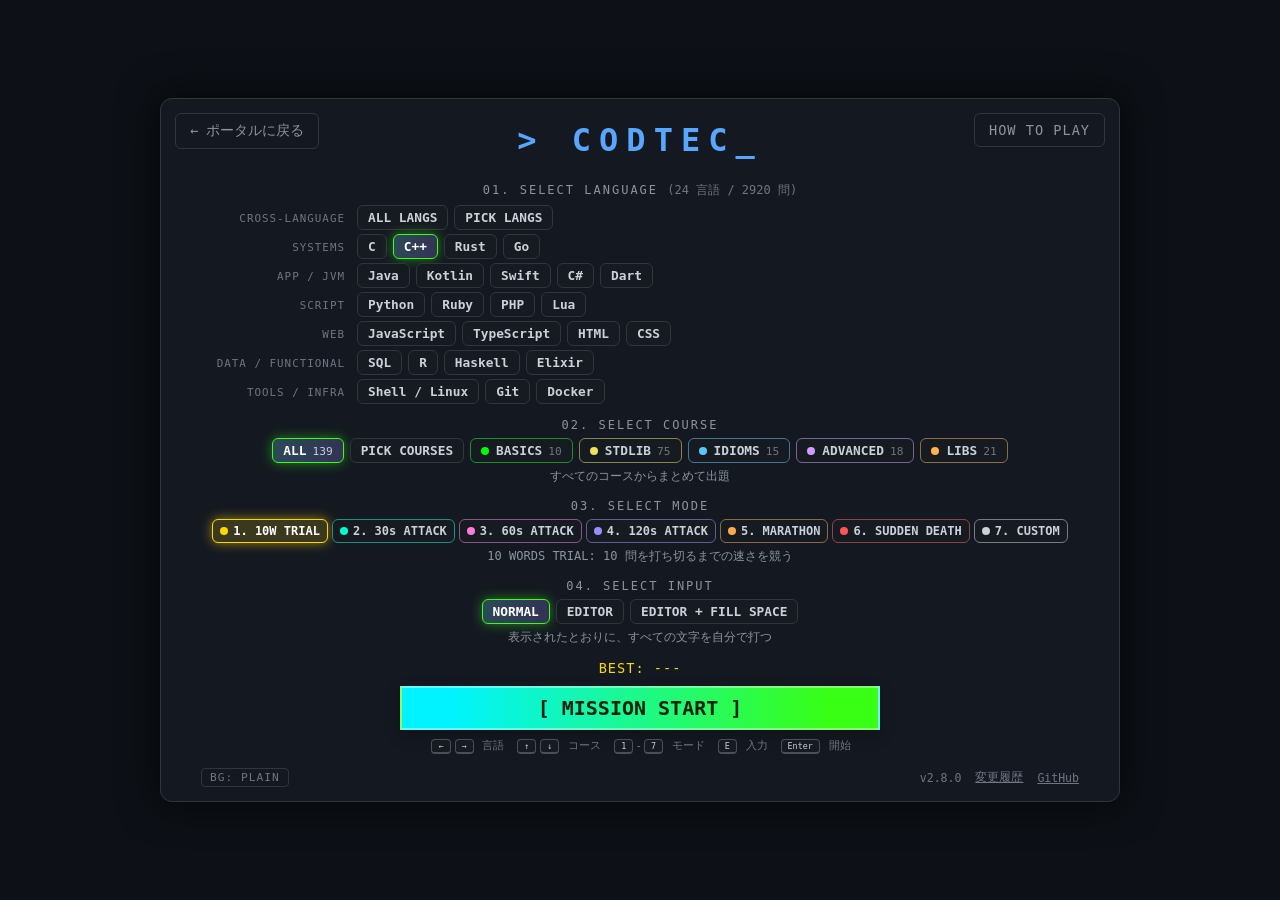
<file: index.html>
<!DOCTYPE html>
<html lang="ja">
<head>
    <meta charset="UTF-8">
    <meta name="viewport" content="width=device-width, initial-scale=1.0">
    <meta name="description" content="エンジニア向けのターミナル風タイピングゲーム。24 言語・2900 問以上のコードで練習できます。">
    <title>Codtec | Programming Typing</title>
    <!-- X などにリンクを貼ったときのカード。画像は絶対 URL で書く（相対パスは読まれない） -->
    <meta property="og:type" content="website">
    <meta property="og:site_name" content="Codtec">
    <meta property="og:title" content="Codtec | Programming Typing">
    <meta property="og:description" content="エンジニア向けのターミナル風タイピングゲーム。24 言語・2900 問以上のコードで練習できます。">
    <meta property="og:url" content="https://ssmbc2929bartok.github.io/codtec/">
    <meta property="og:image" content="https://ssmbc2929bartok.github.io/codtec/ogp.png">
    <meta property="og:image:width" content="1200">
    <meta property="og:image:height" content="630">
    <meta property="og:image:alt" content="紺色の背景に、青い文字で「&gt; CODTEC_」と書かれた Codtec のロゴ">
    <meta name="twitter:card" content="summary_large_image">
    <meta name="twitter:title" content="Codtec | Programming Typing">
    <meta name="twitter:description" content="エンジニア向けのターミナル風タイピングゲーム。24 言語・2900 問以上のコードで練習できます。">
    <meta name="twitter:image" content="https://ssmbc2929bartok.github.io/codtec/ogp.png">
    <meta name="twitter:image:alt" content="紺色の背景に、青い文字で「&gt; CODTEC_」と書かれた Codtec のロゴ">
    <!-- ?v= は古いキャッシュを避けるための印。node tools/release.mjs <番号> で、data/registry.js の VERSION と一緒に書き換える -->
    <link rel="stylesheet" href="codtec.css?v=2.8.0">
</head>
<body>
    <!-- 背景の模様を描く層と、流れる光を描く層（theme.js が動かす） -->
    <div class="bg-layer" aria-hidden="true"></div>
    <canvas id="bg-canvas" class="bg-canvas" aria-hidden="true"></canvas>

    <div id="game-container">
        <section id="menu-screen">
            <a class="btn-ghost portal-link" href="https://ssmbar.com/">&larr; ポータルに戻る</a>
            <a class="btn-ghost howto-link" href="howto.html">HOW TO PLAY</a>
            <h1>&gt; CODTEC_</h1>
            <p id="menu-message" class="menu-message" role="status"></p>

            <div class="selection-group">
                <p class="label">01. SELECT LANGUAGE <span id="lang-count"></span></p>
                <div id="lang-selector"></div>
                <p id="lang-note" class="desc"></p>
            </div>
            <div class="selection-group">
                <p class="label">02. SELECT COURSE</p>
                <div id="course-selector" class="chip-row"></div>
                <p id="course-desc" class="desc"></p>
            </div>
            <div class="selection-group">
                <p class="label">03. SELECT MODE</p>
                <div id="mode-selector" class="chip-row"></div>
                <p id="mode-desc" class="desc"></p>
                <div id="custom-panel" class="custom-panel" hidden>
                    <label>問題数 <input id="custom-words" type="number" min="0" max="999" inputmode="numeric"></label>
                    <label>持ち時間（秒） <input id="custom-seconds" type="number" min="0" max="3600" inputmode="numeric"></label>
                    <label>1 問ごとの追加（秒） <input id="custom-bonus" type="number" min="0" max="60" inputmode="numeric"></label>
                    <label>1 ミスごとの減少（秒） <input id="custom-penalty" type="number" min="0" max="10" step="0.1" inputmode="decimal"></label>
                    <label>ミスの上限（回） <input id="custom-lives" type="number" min="0" max="99" inputmode="numeric"></label>
                    <p class="custom-help">0 にした項目は「なし」になります。どれかの条件を満たした時点で終了します。</p>
                    <p id="custom-summary" class="custom-summary"></p>
                </div>
            </div>

            <div class="selection-group">
                <p class="label">04. SELECT INPUT</p>
                <div id="input-selector" class="chip-row"></div>
                <p id="input-desc" class="desc"></p>
            </div>

            <p id="best-display" class="best-display"></p>
            <button id="start-btn" class="btn-gradient" type="button" disabled>
                <span>[ MISSION START ]</span>
            </button>
            <p class="key-hint">
                <kbd>&larr;</kbd><kbd>&rarr;</kbd> 言語　<kbd>&uarr;</kbd><kbd>&darr;</kbd> コース　<kbd>1</kbd>-<kbd>7</kbd> モード　<kbd>E</kbd> 入力　<kbd>Enter</kbd> 開始
            </p>
        </section>

        <section id="game-screen" hidden>
            <div class="game-header">
                <div id="game-info">SYSTEM STATUS: RUNNING</div>
                <button id="pause-btn" class="btn-ghost" type="button">
                    <span class="pause-icon" aria-hidden="true"></span>PAUSE <kbd>Esc</kbd>
                </button>
            </div>
            <div id="course-tag" class="course-tag"></div>
            <div id="word-display"></div>
            <div id="note-display"></div>
            <div id="timer-display">TIME: 0.00s</div>
            <div id="toast" class="toast" role="status"></div>

            <div id="pause-overlay" hidden>
                <div class="pause-title">|| PAUSED</div>
                <p class="pause-sub">タイマーは止まっています</p>
                <div class="pause-actions">
                    <button class="btn-ghost" type="button" data-action="resume">再開する <kbd>Esc</kbd></button>
                    <button class="btn-ghost" type="button" data-action="restart">最初からやり直す <kbd>R</kbd></button>
                    <button class="btn-ghost" type="button" data-action="quit">メニューへ戻る <kbd>Q</kbd></button>
                </div>
            </div>
        </section>

        <section id="result-screen" hidden></section>

        <footer id="app-footer">
            <button id="bg-btn" class="bg-btn" type="button" title="背景を切り替える">BG: PLAIN</button>
            <span id="version-label"></span>
            <a href="https://github.com/ssmbc2929bartok/codtec/blob/main/CHANGELOG.md" target="_blank" rel="noopener noreferrer">変更履歴</a>
            <a href="https://github.com/ssmbc2929bartok/codtec" target="_blank" rel="noopener noreferrer">GitHub</a>
        </footer>
    </div>

    <script src="theme.js?v=2.8.0"></script>
    <script src="data/registry.js?v=2.8.0"></script>
    <script src="data/manifest.js?v=2.8.0"></script>
    <script src="script.js?v=2.8.0"></script>
</body>
</html>
</file>
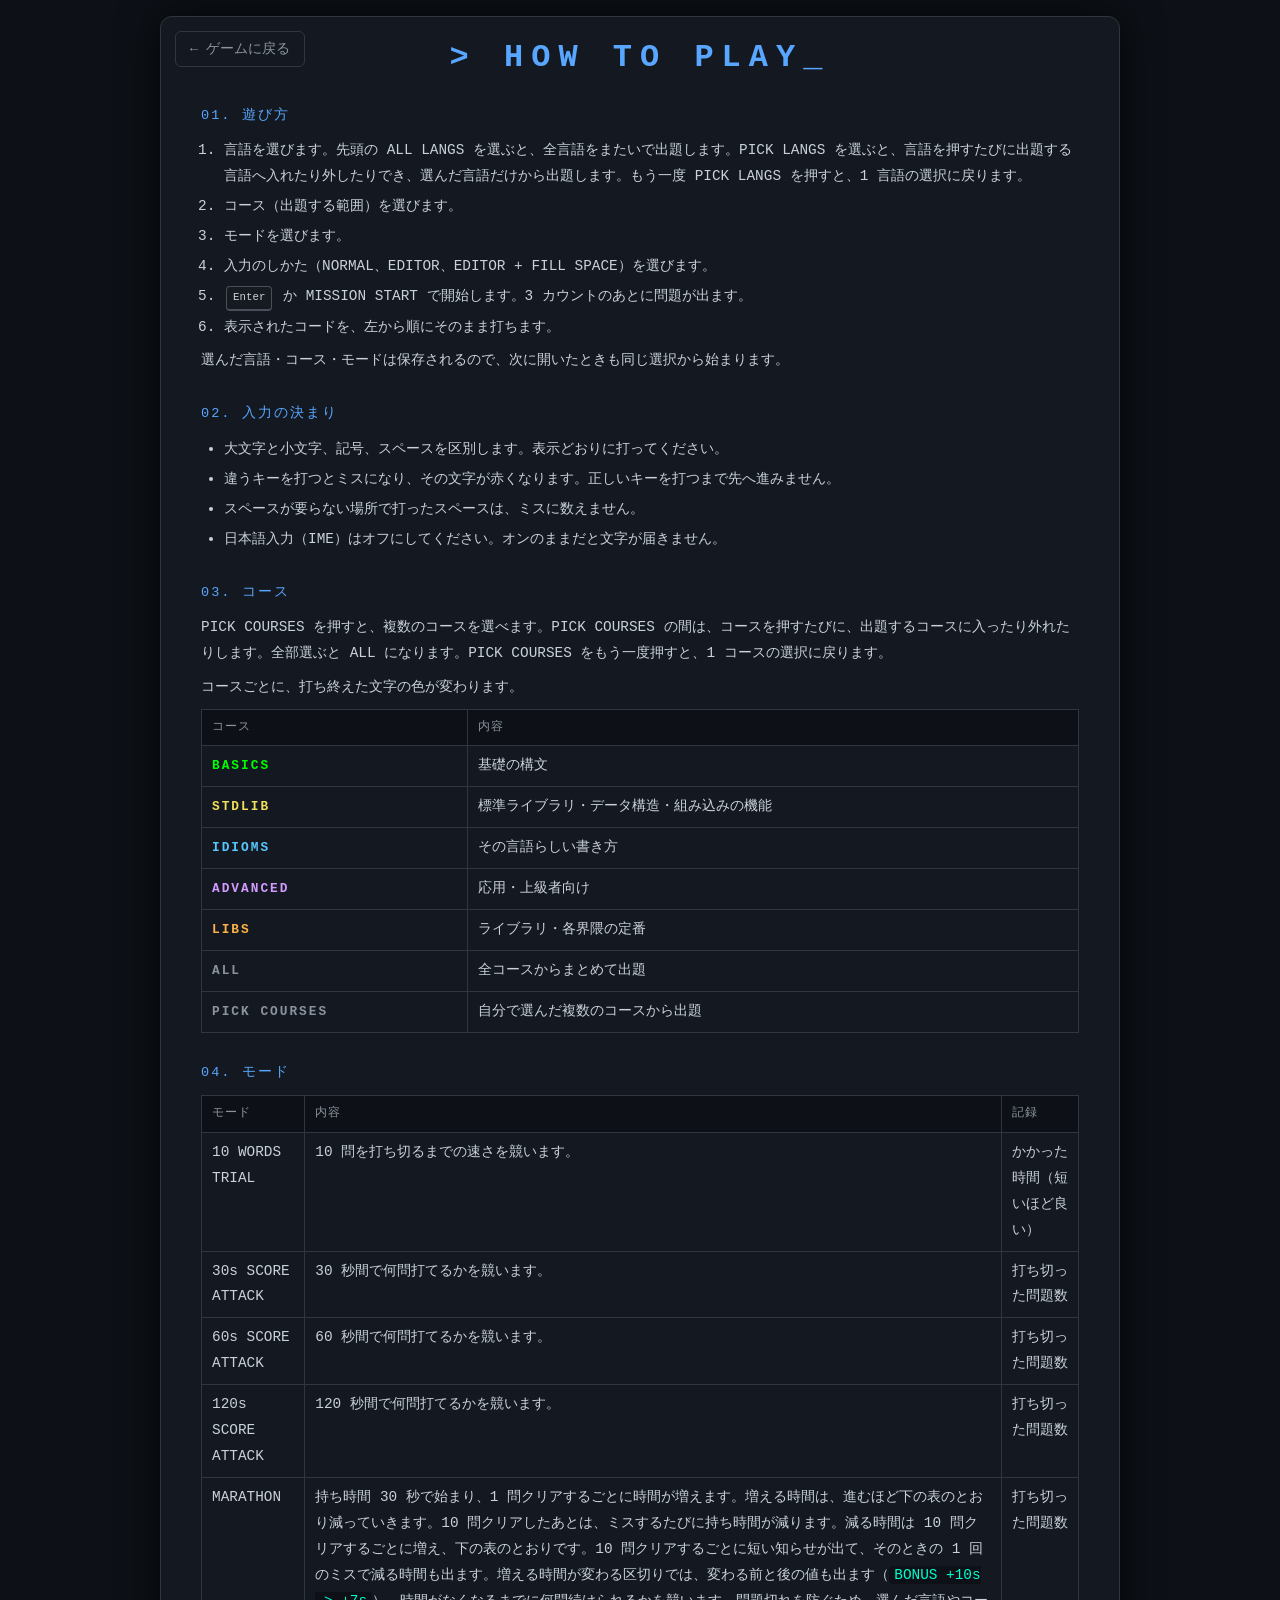
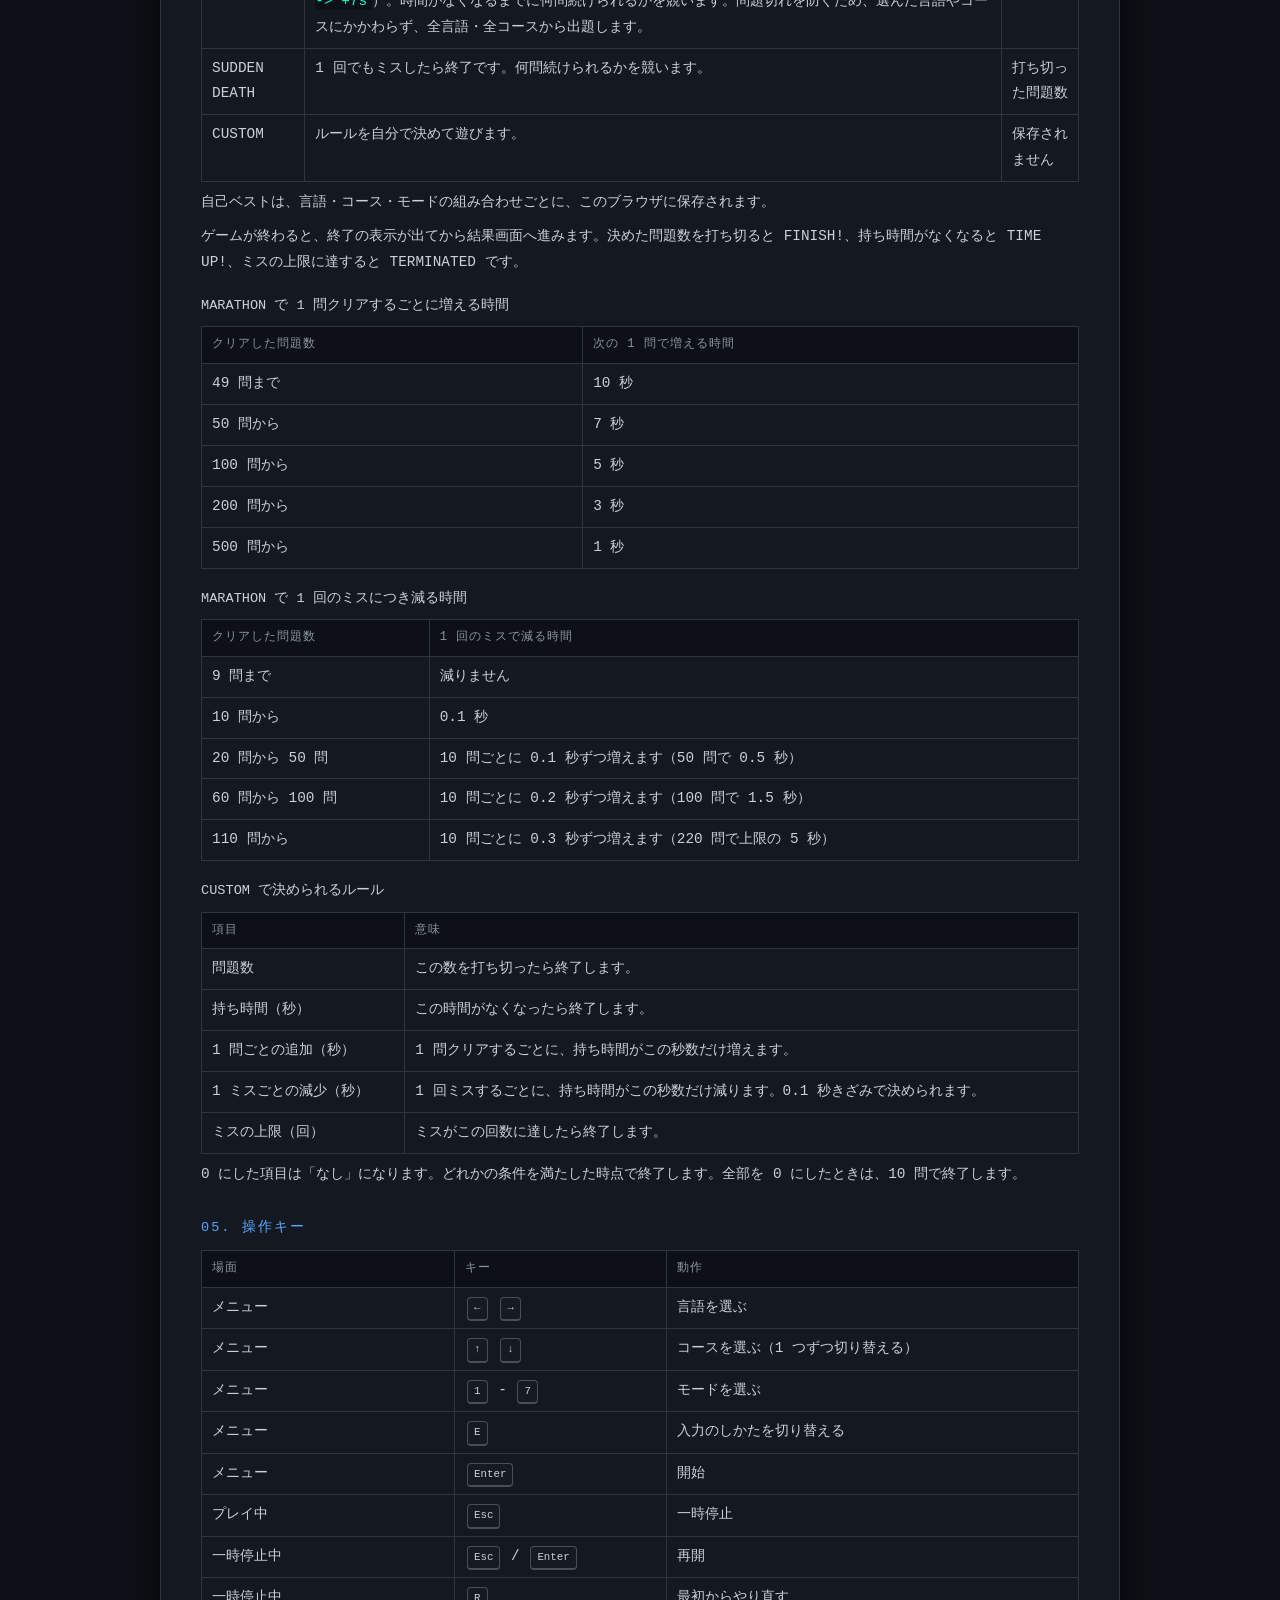
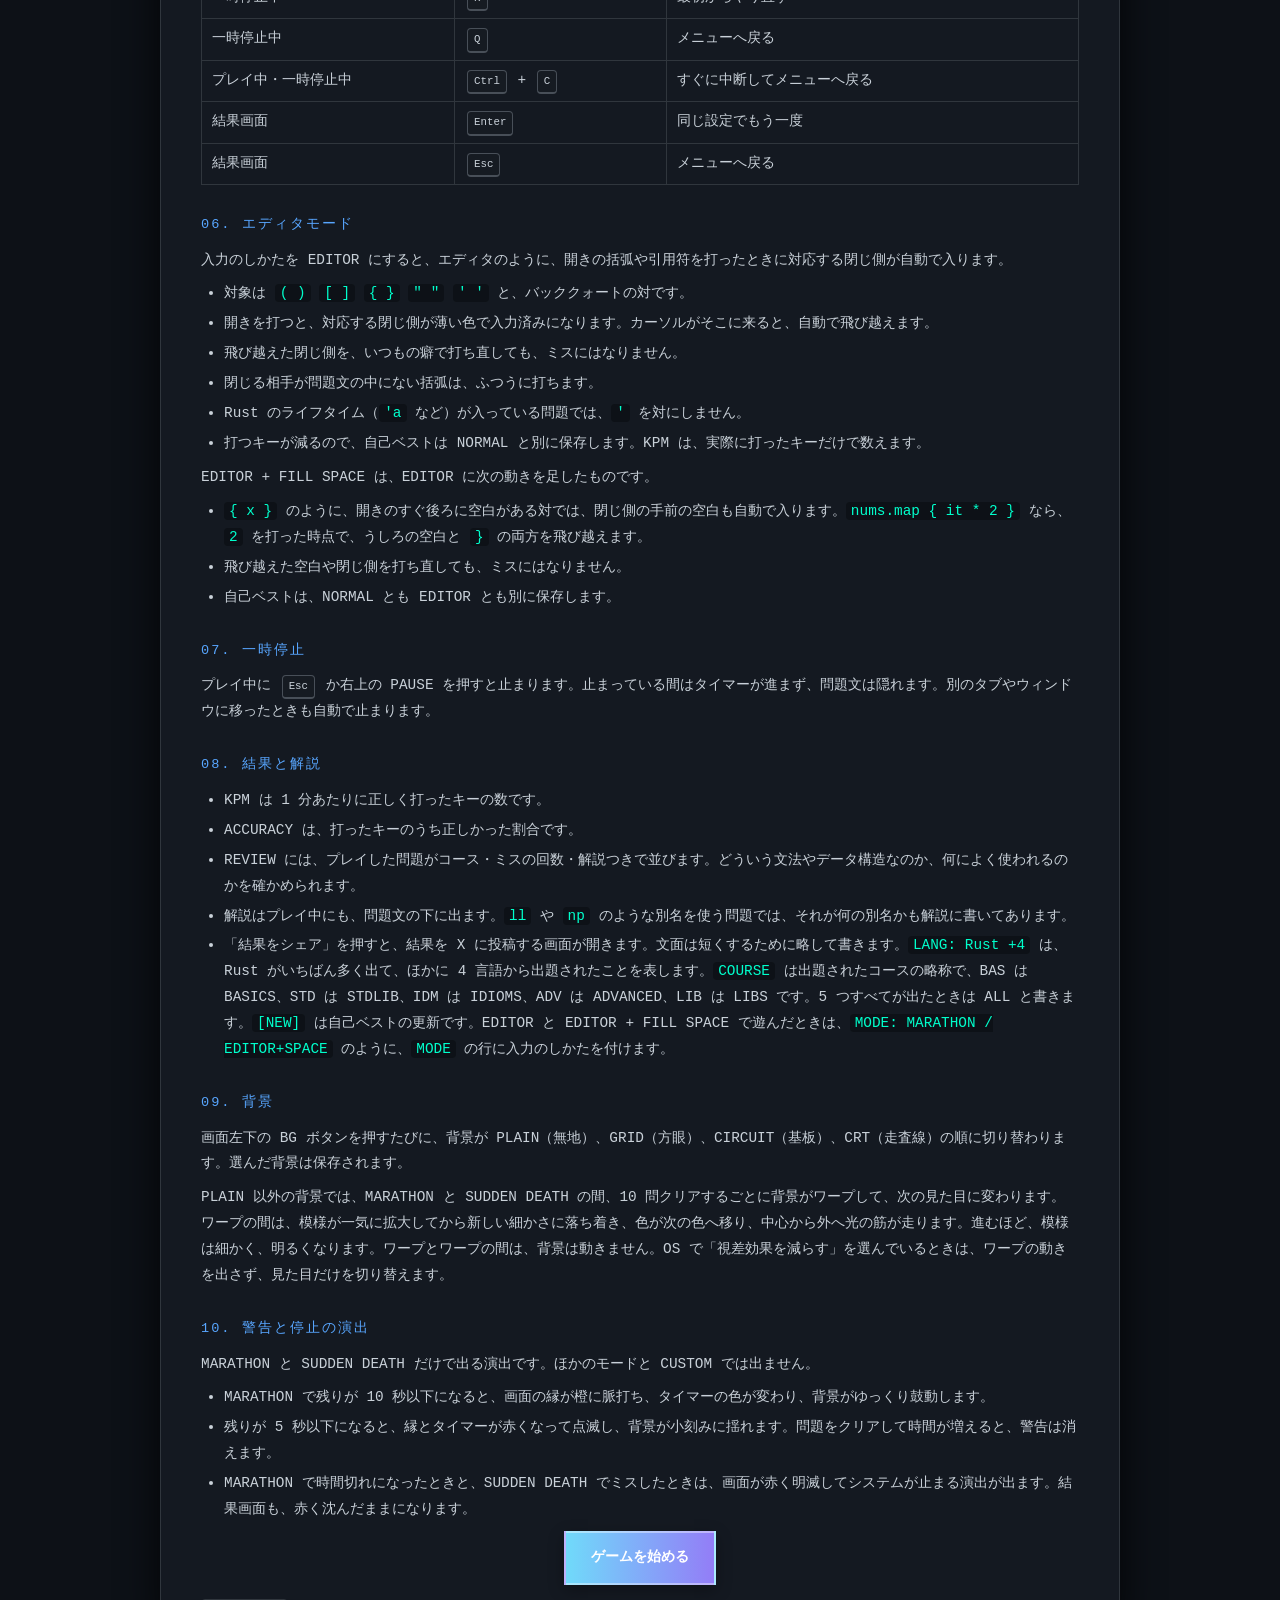
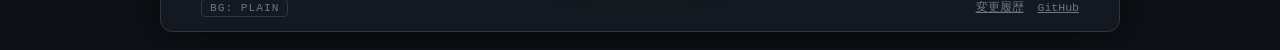
<file: howto.html>
<!DOCTYPE html>
<html lang="ja">
<head>
    <meta charset="UTF-8">
    <meta name="viewport" content="width=device-width, initial-scale=1.0">
    <meta name="description" content="Codtec の遊び方。コース・モード・操作キー・記録の説明です。">
    <title>How to Play | Codtec</title>
    <!-- X などにリンクを貼ったときのカード。画像は絶対 URL で書く（相対パスは読まれない） -->
    <meta property="og:type" content="article">
    <meta property="og:site_name" content="Codtec">
    <meta property="og:title" content="How to Play | Codtec">
    <meta property="og:description" content="Codtec の遊び方。コース・モード・操作キー・記録の説明です。">
    <meta property="og:url" content="https://ssmbc2929bartok.github.io/codtec/howto.html">
    <meta property="og:image" content="https://ssmbc2929bartok.github.io/codtec/ogp.png">
    <meta property="og:image:width" content="1200">
    <meta property="og:image:height" content="630">
    <meta property="og:image:alt" content="紺色の背景に、青い文字で「&gt; CODTEC_」と書かれた Codtec のロゴ">
    <meta name="twitter:card" content="summary_large_image">
    <meta name="twitter:title" content="How to Play | Codtec">
    <meta name="twitter:description" content="Codtec の遊び方。コース・モード・操作キー・記録の説明です。">
    <meta name="twitter:image" content="https://ssmbc2929bartok.github.io/codtec/ogp.png">
    <meta name="twitter:image:alt" content="紺色の背景に、青い文字で「&gt; CODTEC_」と書かれた Codtec のロゴ">
    <!-- ?v= は node tools/release.mjs <番号> で index.html と一緒に書き換える -->
    <link rel="stylesheet" href="codtec.css?v=2.8.0">
</head>
<body class="doc-page">
    <div class="bg-layer" aria-hidden="true"></div>

    <div id="game-container">
        <a class="btn-ghost portal-link" href="./">&larr; ゲームに戻る</a>
        <h1>&gt; HOW TO PLAY_</h1>

        <main class="howto">
            <section>
                <h2>01. 遊び方</h2>
                <ol>
                    <li>言語を選びます。先頭の ALL LANGS を選ぶと、全言語をまたいで出題します。PICK LANGS を選ぶと、言語を押すたびに出題する言語へ入れたり外したりでき、選んだ言語だけから出題します。もう一度 PICK LANGS を押すと、1 言語の選択に戻ります。</li>
                    <li>コース（出題する範囲）を選びます。</li>
                    <li>モードを選びます。</li>
                    <li>入力のしかた（NORMAL、EDITOR、EDITOR + FILL SPACE）を選びます。</li>
                    <li><kbd>Enter</kbd> か MISSION START で開始します。3 カウントのあとに問題が出ます。</li>
                    <li>表示されたコードを、左から順にそのまま打ちます。</li>
                </ol>
                <p>選んだ言語・コース・モードは保存されるので、次に開いたときも同じ選択から始まります。</p>
            </section>

            <section>
                <h2>02. 入力の決まり</h2>
                <ul>
                    <li>大文字と小文字、記号、スペースを区別します。表示どおりに打ってください。</li>
                    <li>違うキーを打つとミスになり、その文字が赤くなります。正しいキーを打つまで先へ進みません。</li>
                    <li>スペースが要らない場所で打ったスペースは、ミスに数えません。</li>
                    <li>日本語入力（IME）はオフにしてください。オンのままだと文字が届きません。</li>
                </ul>
            </section>

            <section>
                <h2>03. コース</h2>
                <p>PICK COURSES を押すと、複数のコースを選べます。PICK COURSES の間は、コースを押すたびに、出題するコースに入ったり外れたりします。全部選ぶと ALL になります。PICK COURSES をもう一度押すと、1 コースの選択に戻ります。</p>
                <p>コースごとに、打ち終えた文字の色が変わります。</p>
                <table>
                    <tr><th>コース</th><th>内容</th></tr>
                    <tr data-course="basics"><td><span class="course-tag">BASICS</span></td><td>基礎の構文</td></tr>
                    <tr data-course="stdlib"><td><span class="course-tag">STDLIB</span></td><td>標準ライブラリ・データ構造・組み込みの機能</td></tr>
                    <tr data-course="features"><td><span class="course-tag">IDIOMS</span></td><td>その言語らしい書き方</td></tr>
                    <tr data-course="advanced"><td><span class="course-tag">ADVANCED</span></td><td>応用・上級者向け</td></tr>
                    <tr data-course="ecosystem"><td><span class="course-tag">LIBS</span></td><td>ライブラリ・各界隈の定番</td></tr>
                    <tr><td><span class="course-tag">ALL</span></td><td>全コースからまとめて出題</td></tr>
                    <tr><td><span class="course-tag">PICK COURSES</span></td><td>自分で選んだ複数のコースから出題</td></tr>
                </table>
            </section>

            <section>
                <h2>04. モード</h2>
                <table>
                    <tr><th>モード</th><th>内容</th><th>記録</th></tr>
                    <tr><td>10 WORDS TRIAL</td><td>10 問を打ち切るまでの速さを競います。</td><td>かかった時間（短いほど良い）</td></tr>
                    <tr><td>30s SCORE ATTACK</td><td>30 秒間で何問打てるかを競います。</td><td>打ち切った問題数</td></tr>
                    <tr><td>60s SCORE ATTACK</td><td>60 秒間で何問打てるかを競います。</td><td>打ち切った問題数</td></tr>
                    <tr><td>120s SCORE ATTACK</td><td>120 秒間で何問打てるかを競います。</td><td>打ち切った問題数</td></tr>
                    <tr><td>MARATHON</td><td>持ち時間 30 秒で始まり、1 問クリアするごとに時間が増えます。増える時間は、進むほど下の表のとおり減っていきます。10 問クリアしたあとは、ミスするたびに持ち時間が減ります。減る時間は 10 問クリアするごとに増え、下の表のとおりです。10 問クリアするごとに短い知らせが出て、そのときの 1 回のミスで減る時間も出ます。増える時間が変わる区切りでは、変わる前と後の値も出ます（<code>BONUS +10s -&gt; +7s</code>）。時間がなくなるまでに何問続けられるかを競います。問題切れを防ぐため、選んだ言語やコースにかかわらず、全言語・全コースから出題します。</td><td>打ち切った問題数</td></tr>
                    <tr><td>SUDDEN DEATH</td><td>1 回でもミスしたら終了です。何問続けられるかを競います。</td><td>打ち切った問題数</td></tr>
                    <tr><td>CUSTOM</td><td>ルールを自分で決めて遊びます。</td><td>保存されません</td></tr>
                </table>
                <p>自己ベストは、言語・コース・モードの組み合わせごとに、このブラウザに保存されます。</p>
                <p>ゲームが終わると、終了の表示が出てから結果画面へ進みます。決めた問題数を打ち切ると FINISH!、持ち時間がなくなると TIME UP!、ミスの上限に達すると TERMINATED です。</p>

                <h3>MARATHON で 1 問クリアするごとに増える時間</h3>
                <table>
                    <tr><th>クリアした問題数</th><th>次の 1 問で増える時間</th></tr>
                    <tr><td>49 問まで</td><td>10 秒</td></tr>
                    <tr><td>50 問から</td><td>7 秒</td></tr>
                    <tr><td>100 問から</td><td>5 秒</td></tr>
                    <tr><td>200 問から</td><td>3 秒</td></tr>
                    <tr><td>500 問から</td><td>1 秒</td></tr>
                </table>

                <h3>MARATHON で 1 回のミスにつき減る時間</h3>
                <table>
                    <tr><th>クリアした問題数</th><th>1 回のミスで減る時間</th></tr>
                    <tr><td>9 問まで</td><td>減りません</td></tr>
                    <tr><td>10 問から</td><td>0.1 秒</td></tr>
                    <tr><td>20 問から 50 問</td><td>10 問ごとに 0.1 秒ずつ増えます（50 問で 0.5 秒）</td></tr>
                    <tr><td>60 問から 100 問</td><td>10 問ごとに 0.2 秒ずつ増えます（100 問で 1.5 秒）</td></tr>
                    <tr><td>110 問から</td><td>10 問ごとに 0.3 秒ずつ増えます（220 問で上限の 5 秒）</td></tr>
                </table>

                <h3>CUSTOM で決められるルール</h3>
                <table>
                    <tr><th>項目</th><th>意味</th></tr>
                    <tr><td>問題数</td><td>この数を打ち切ったら終了します。</td></tr>
                    <tr><td>持ち時間（秒）</td><td>この時間がなくなったら終了します。</td></tr>
                    <tr><td>1 問ごとの追加（秒）</td><td>1 問クリアするごとに、持ち時間がこの秒数だけ増えます。</td></tr>
                    <tr><td>1 ミスごとの減少（秒）</td><td>1 回ミスするごとに、持ち時間がこの秒数だけ減ります。0.1 秒きざみで決められます。</td></tr>
                    <tr><td>ミスの上限（回）</td><td>ミスがこの回数に達したら終了します。</td></tr>
                </table>
                <p>0 にした項目は「なし」になります。どれかの条件を満たした時点で終了します。全部を 0 にしたときは、10 問で終了します。</p>
            </section>

            <section>
                <h2>05. 操作キー</h2>
                <table>
                    <tr><th>場面</th><th>キー</th><th>動作</th></tr>
                    <tr><td>メニュー</td><td><kbd>&larr;</kbd> <kbd>&rarr;</kbd></td><td>言語を選ぶ</td></tr>
                    <tr><td>メニュー</td><td><kbd>&uarr;</kbd> <kbd>&darr;</kbd></td><td>コースを選ぶ（1 つずつ切り替える）</td></tr>
                    <tr><td>メニュー</td><td><kbd>1</kbd> - <kbd>7</kbd></td><td>モードを選ぶ</td></tr>
                    <tr><td>メニュー</td><td><kbd>E</kbd></td><td>入力のしかたを切り替える</td></tr>
                    <tr><td>メニュー</td><td><kbd>Enter</kbd></td><td>開始</td></tr>
                    <tr><td>プレイ中</td><td><kbd>Esc</kbd></td><td>一時停止</td></tr>
                    <tr><td>一時停止中</td><td><kbd>Esc</kbd> / <kbd>Enter</kbd></td><td>再開</td></tr>
                    <tr><td>一時停止中</td><td><kbd>R</kbd></td><td>最初からやり直す</td></tr>
                    <tr><td>一時停止中</td><td><kbd>Q</kbd></td><td>メニューへ戻る</td></tr>
                    <tr><td>プレイ中・一時停止中</td><td><kbd>Ctrl</kbd> + <kbd>C</kbd></td><td>すぐに中断してメニューへ戻る</td></tr>
                    <tr><td>結果画面</td><td><kbd>Enter</kbd></td><td>同じ設定でもう一度</td></tr>
                    <tr><td>結果画面</td><td><kbd>Esc</kbd></td><td>メニューへ戻る</td></tr>
                </table>
            </section>

            <section>
                <h2>06. エディタモード</h2>
                <p>入力のしかたを EDITOR にすると、エディタのように、開きの括弧や引用符を打ったときに対応する閉じ側が自動で入ります。</p>
                <ul>
                    <li>対象は <code>( )</code> <code>[ ]</code> <code>{ }</code> <code>" "</code> <code>' '</code> と、バッククォートの対です。</li>
                    <li>開きを打つと、対応する閉じ側が薄い色で入力済みになります。カーソルがそこに来ると、自動で飛び越えます。</li>
                    <li>飛び越えた閉じ側を、いつもの癖で打ち直しても、ミスにはなりません。</li>
                    <li>閉じる相手が問題文の中にない括弧は、ふつうに打ちます。</li>
                    <li>Rust のライフタイム（<code>'a</code> など）が入っている問題では、<code>'</code> を対にしません。</li>
                    <li>打つキーが減るので、自己ベストは NORMAL と別に保存します。KPM は、実際に打ったキーだけで数えます。</li>
                </ul>
                <p>EDITOR + FILL SPACE は、EDITOR に次の動きを足したものです。</p>
                <ul>
                    <li><code>{ x }</code> のように、開きのすぐ後ろに空白がある対では、閉じ側の手前の空白も自動で入ります。<code>nums.map { it * 2 }</code> なら、<code>2</code> を打った時点で、うしろの空白と <code>}</code> の両方を飛び越えます。</li>
                    <li>飛び越えた空白や閉じ側を打ち直しても、ミスにはなりません。</li>
                    <li>自己ベストは、NORMAL とも EDITOR とも別に保存します。</li>
                </ul>
            </section>

            <section>
                <h2>07. 一時停止</h2>
                <p>プレイ中に <kbd>Esc</kbd> か右上の PAUSE を押すと止まります。止まっている間はタイマーが進まず、問題文は隠れます。別のタブやウィンドウに移ったときも自動で止まります。</p>
            </section>

            <section>
                <h2>08. 結果と解説</h2>
                <ul>
                    <li>KPM は 1 分あたりに正しく打ったキーの数です。</li>
                    <li>ACCURACY は、打ったキーのうち正しかった割合です。</li>
                    <li>REVIEW には、プレイした問題がコース・ミスの回数・解説つきで並びます。どういう文法やデータ構造なのか、何によく使われるのかを確かめられます。</li>
                    <li>解説はプレイ中にも、問題文の下に出ます。<code>ll</code> や <code>np</code> のような別名を使う問題では、それが何の別名かも解説に書いてあります。</li>
                    <li>「結果をシェア」を押すと、結果を X に投稿する画面が開きます。文面は短くするために略して書きます。<code>LANG: Rust +4</code> は、Rust がいちばん多く出て、ほかに 4 言語から出題されたことを表します。<code>COURSE</code> は出題されたコースの略称で、BAS は BASICS、STD は STDLIB、IDM は IDIOMS、ADV は ADVANCED、LIB は LIBS です。5 つすべてが出たときは ALL と書きます。<code>[NEW]</code> は自己ベストの更新です。EDITOR と EDITOR + FILL SPACE で遊んだときは、<code>MODE: MARATHON / EDITOR+SPACE</code> のように、<code>MODE</code> の行に入力のしかたを付けます。</li>
                </ul>
            </section>

            <section>
                <h2>09. 背景</h2>
                <p>画面左下の BG ボタンを押すたびに、背景が PLAIN（無地）、GRID（方眼）、CIRCUIT（基板）、CRT（走査線）の順に切り替わります。選んだ背景は保存されます。</p>
                <p>PLAIN 以外の背景では、MARATHON と SUDDEN DEATH の間、10 問クリアするごとに背景がワープして、次の見た目に変わります。ワープの間は、模様が一気に拡大してから新しい細かさに落ち着き、色が次の色へ移り、中心から外へ光の筋が走ります。進むほど、模様は細かく、明るくなります。ワープとワープの間は、背景は動きません。OS で「視差効果を減らす」を選んでいるときは、ワープの動きを出さず、見た目だけを切り替えます。</p>
            </section>

            <section>
                <h2>10. 警告と停止の演出</h2>
                <p>MARATHON と SUDDEN DEATH だけで出る演出です。ほかのモードと CUSTOM では出ません。</p>
                <ul>
                    <li>MARATHON で残りが 10 秒以下になると、画面の縁が橙に脈打ち、タイマーの色が変わり、背景がゆっくり鼓動します。</li>
                    <li>残りが 5 秒以下になると、縁とタイマーが赤くなって点滅し、背景が小刻みに揺れます。問題をクリアして時間が増えると、警告は消えます。</li>
                    <li>MARATHON で時間切れになったときと、SUDDEN DEATH でミスしたときは、画面が赤く明滅してシステムが止まる演出が出ます。結果画面も、赤く沈んだままになります。</li>
                </ul>
            </section>

            <p class="howto-back"><a class="btn-gradient" href="./">ゲームを始める</a></p>
        </main>

        <footer id="app-footer">
            <button id="bg-btn" class="bg-btn" type="button" title="背景を切り替える">BG: PLAIN</button>
            <a href="https://github.com/ssmbc2929bartok/codtec/blob/main/CHANGELOG.md" target="_blank" rel="noopener noreferrer">変更履歴</a>
            <a href="https://github.com/ssmbc2929bartok/codtec" target="_blank" rel="noopener noreferrer">GitHub</a>
        </footer>
    </div>
    <script src="theme.js?v=2.8.0"></script>
</body>
</html>
</file>
<file: codtec.css>
:root {
    --bg-color: #0d1117;
    --panel-bg: rgba(22, 27, 34, 0.95);
    --border: #30363d;
    --text: #c9d1d9;
    --muted: #8b949e;
    --accent-blue: #58a6ff;
    --accent-cyan: #00ffcc;
    --correct-green: #39ff14;
    --error-red: #ff4444;
    --gold: #ffd700;

    /* コースごとの色 */
    --c-basics: #00ff00;
    --c-stdlib: #f1e05a;
    --c-features: #58c7ff;
    --c-advanced: #d39bff;
    --c-ecosystem: #ffb347;
}

[data-course="basics"] { --course: var(--c-basics); }
[data-course="stdlib"] { --course: var(--c-stdlib); }
[data-course="features"] { --course: var(--c-features); }
[data-course="advanced"] { --course: var(--c-advanced); }
[data-course="ecosystem"] { --course: var(--c-ecosystem); }

* { box-sizing: border-box; }
[hidden] { display: none !important; }

body {
    background-color: var(--bg-color);
    color: var(--text);
    font-family: 'Fira Code', 'Consolas', 'Menlo', monospace;
    display: flex;
    align-items: center;
    justify-content: center;
    min-height: 100vh;
    margin: 0;
    padding: 16px;
}

#game-container {
    position: relative;
    text-align: center;
    border: 1px solid var(--border);
    padding: 22px 40px 14px;
    background: var(--panel-bg);
    box-shadow: 0 0 40px rgba(0, 0, 0, 0.8);
    border-radius: 12px;
    width: min(960px, 100%);
}

h1 { color: var(--accent-blue); letter-spacing: 8px; margin: 0 0 2px; font-size: 2rem; }

kbd {
    display: inline-block;
    padding: 1px 6px;
    margin: 0 2px;
    border: 1px solid #484f58;
    border-bottom-width: 2px;
    border-radius: 4px;
    background: #161b22;
    color: var(--text);
    font-family: inherit;
    font-size: 0.75em;
}

/* --- メニュー --- */
.portal-link { position: absolute; top: 14px; left: 14px; padding: 6px 12px; font-size: 0.75rem; }
.howto-link { position: absolute; top: 14px; right: 14px; padding: 6px 12px; font-size: 0.75rem; letter-spacing: 1px; }
.menu-message { min-height: 1.2em; margin: 0 0 6px; font-size: 0.8rem; color: var(--error-red); }
.selection-group { margin-bottom: 14px; }
.label { font-size: 0.75rem; color: var(--muted); margin: 0 0 6px; letter-spacing: 2px; }
.label span { color: #6e7681; letter-spacing: 0; }
.desc { min-height: 1.3em; margin: 5px 0 0; font-size: 0.75rem; color: var(--muted); }

.lang-group {
    display: flex;
    align-items: baseline;
    gap: 6px;
    margin-bottom: 4px;
    text-align: left;
}
.group-label {
    flex: 0 0 150px;
    font-size: 0.68rem;
    letter-spacing: 1px;
    color: #6e7681;
    text-align: right;
    padding-right: 6px;
}
/* 注意書きがないときは、その行の高さも取らない */
#lang-note:empty { display: none; }
.lang-locked .chip:not(.active) { opacity: 0.35; }
.chip.picked { border-color: var(--accent-cyan); color: #fff; background: rgba(0, 255, 204, 0.12); }
.chip.picked::before { content: '\2713'; margin-right: 6px; color: var(--accent-cyan); }
.review-lang { color: var(--accent-blue); }
.group-chips, .chip-row { display: flex; flex-wrap: wrap; gap: 6px; }
/* モードは 7 つを 1 行に並べるので、ボタンを少し詰める（幅が足りない画面では折り返す） */
#mode-selector { gap: 4px; }
#mode-selector .chip { padding: 4px 7px; font-size: 0.75rem; }
#mode-selector .chip[data-course]::before { margin-right: 5px; }
.chip-row { justify-content: center; }

.chip {
    padding: 4px 10px;
    border: 1px solid var(--border);
    border-radius: 6px;
    background: #161b22;
    color: var(--text);
    font-family: inherit;
    font-size: 0.8rem;
    font-weight: bold;
    cursor: pointer;
    transition: border-color 0.15s, background 0.15s, box-shadow 0.15s;
}
.chip small { margin-left: 6px; color: #6e7681; font-weight: normal; font-size: 0.7rem; }
.chip:hover { border-color: var(--accent-blue); }
.chip:focus-visible, .btn-ghost:focus-visible, .btn-gradient:focus-visible, a:focus-visible {
    outline: 2px solid var(--accent-blue);
    outline-offset: 2px;
}
.chip.active {
    border-color: var(--correct-green);
    background: linear-gradient(to right, rgba(112, 218, 250, 0.25), rgba(147, 125, 247, 0.25));
    color: #fff;
    box-shadow: 0 0 12px rgba(57, 255, 20, 0.45);
}
.chip.active small { color: var(--text); }
.chip[data-course] { border-color: color-mix(in srgb, var(--course) 45%, var(--border)); }
.chip[data-course]:hover { border-color: var(--course); }
.chip[data-course].active {
    border-color: var(--course);
    background: color-mix(in srgb, var(--course) 16%, #161b22);
    box-shadow: 0 0 12px color-mix(in srgb, var(--course) 55%, transparent);
}
.chip[data-course]::before {
    content: '';
    display: inline-block;
    width: 8px;
    height: 8px;
    margin-right: 7px;
    border-radius: 50%;
    background: var(--course);
}

.custom-panel {
    display: grid;
    grid-template-columns: repeat(2, minmax(0, 1fr));
    gap: 8px 16px;
    width: min(520px, 100%);
    margin: 12px auto 0;
    padding: 14px 16px;
    border: 1px dashed var(--border);
    border-radius: 8px;
    text-align: left;
}
.custom-panel label { display: flex; align-items: center; justify-content: space-between; gap: 8px; font-size: 0.8rem; color: var(--text); }
.custom-panel input {
    width: 76px;
    padding: 5px 8px;
    border: 1px solid var(--border);
    border-radius: 6px;
    background: #0d1117;
    color: #fff;
    font-family: inherit;
    font-size: 0.9rem;
    text-align: right;
}
.custom-panel input:focus { outline: 2px solid var(--accent-blue); outline-offset: 1px; }
.custom-help, .custom-summary { grid-column: 1 / -1; margin: 2px 0 0; font-size: 0.75rem; color: var(--muted); }
.custom-summary { color: var(--accent-cyan); letter-spacing: 1px; }

.best-display { min-height: 1.3em; margin: 0; font-size: 0.85rem; color: var(--gold); letter-spacing: 1px; }
.key-hint { margin: 8px 0 0; font-size: 0.7rem; color: #6e7681; }

/* --- ボタン --- */
.btn-gradient {
    display: inline-block;
    padding: 12px 25px;
    color: #fff;
    border: 2px solid rgba(255, 255, 255, 0.4);
    background-image: linear-gradient(to right, #70dafa 0%, #937df7 100%);
    box-shadow: 0 5px 15px rgba(0, 0, 0, 0.3);
    transition: 0.3s;
    cursor: pointer;
    font-family: inherit;
    font-weight: bold;
    text-transform: uppercase;
}
.btn-gradient:hover:not(:disabled) {
    transform: translateY(-3px);
    box-shadow: 0 8px 20px rgba(57, 255, 20, 0.3);
    filter: brightness(1.1);
    border-color: #fff;
}
#start-btn.btn-gradient {
    background-image: linear-gradient(to right, #00f3ff 10%, #39ff14 90%);
    color: #06210a;
    width: min(480px, 100%);
    padding: 8px 25px;
    font-size: 1.25rem;
    margin-top: 8px;
}
#start-btn:disabled { filter: grayscale(1); opacity: 0.2; cursor: not-allowed; }

.btn-ghost {
    display: inline-flex;
    align-items: center;
    gap: 6px;
    padding: 8px 14px;
    border: 1px solid var(--border);
    border-radius: 6px;
    background: transparent;
    color: var(--muted);
    font-family: inherit;
    font-size: 0.85rem;
    text-decoration: none;
    cursor: pointer;
    transition: color 0.15s, border-color 0.15s, background 0.15s;
}
.btn-ghost:hover { color: #fff; border-color: var(--accent-blue); background: rgba(88, 166, 255, 0.1); }

/* --- ゲーム画面 --- */
#game-screen { position: relative; padding-bottom: 8px; }
/* 一時停止の間だけ、メニューが収まる高さを確保する */
#game-screen.paused { min-height: 300px; }
.game-header { display: flex; align-items: center; justify-content: space-between; margin-bottom: 24px; }

.course-tag {
    display: inline-block;
    min-height: 1.2em;
    font-size: 0.7rem;
    letter-spacing: 2px;
    color: var(--course, var(--muted));
}
#course-tag { display: block; margin-bottom: 6px; font-size: 1rem; }

/* 区切りの知らせ。タイマーのすぐ下に出す。知らせのあるモードでは、そのぶんの場所を先に空けておくので、
   出たり消えたりしてもほかの表示は動かない */
#game-screen.has-toast { padding-bottom: 60px; }
.toast {
    position: absolute;
    bottom: 6px;
    left: 50%;
    transform: translateX(-50%);
    padding: 8px 20px;
    border: 2px solid var(--accent-cyan);
    border-radius: 9999px;
    background: #0d1117;
    color: var(--accent-cyan);
    font-size: 1.05rem;
    font-weight: bold;
    letter-spacing: 1px;
    white-space: nowrap;
    opacity: 0;
    pointer-events: none;
    z-index: 2;
}
.toast.show { animation: toast 2.6s ease-out forwards, toast-glow 0.5s ease-in-out 0.3s 3; }
.toast.warn { border-color: var(--error-red); color: #ff9a9a; }
.toast.warn.show { animation: toast 2.6s ease-out forwards, toast-glow-warn 0.5s ease-in-out 0.3s 3; }
/* 小さく現れて一度大きく弾み、しばらく光ってから、上へ消える */
@keyframes toast {
    0% { opacity: 0; transform: translate(-50%, 14px) scale(0.6); }
    10% { opacity: 1; transform: translate(-50%, 0) scale(1.14); }
    18% { transform: translate(-50%, 0) scale(1); }
    82% { opacity: 1; transform: translate(-50%, 0) scale(1); }
    100% { opacity: 0; transform: translate(-50%, -12px) scale(0.96); }
}
@keyframes toast-glow {
    0%, 100% { box-shadow: 0 0 0 rgba(0, 255, 204, 0); }
    50% { box-shadow: 0 0 22px rgba(0, 255, 204, 0.75); }
}
@keyframes toast-glow-warn {
    0%, 100% { box-shadow: 0 0 0 rgba(255, 68, 68, 0); }
    50% { box-shadow: 0 0 22px rgba(255, 68, 68, 0.8); }
}
}
#game-info { font-size: 1rem; color: var(--accent-blue); text-align: left; }
.pause-icon {
    width: 10px;
    height: 12px;
    border-left: 3px solid currentColor;
    border-right: 3px solid currentColor;
}

#word-display {
    font-size: 4rem;
    line-height: 1.3;
    min-height: 1.3em;
    margin-bottom: 14px;
    white-space: pre-wrap;
    overflow-wrap: anywhere;
}
/* プレイ中の文字サイズは、問題文の長さと幅に合わせて script.js が決める */
#word-display.countdown { font-size: 4rem; color: #fff; }

#word-display span { color: #888; border-bottom: 3px solid transparent; }
#word-display span.current { color: #fff; border-bottom-color: var(--accent-cyan); }
#word-display span.cleared { color: var(--course, #00ff00); }
/* エディタモードで自動で入った閉じ側（まだ通り過ぎていないものは薄く、通り過ぎたら少し薄いまま） */
#word-display span.auto { color: var(--course, #00ff00); opacity: 0.45; }
#word-display span.cleared.auto { opacity: 0.7; }
#word-display span.miss {
    display: inline-block;
    background-color: #ff0000;
    color: #fff;
    animation: shake 0.12s;
}

#note-display { min-height: 1.5em; margin-bottom: 22px; font-size: 1rem; color: var(--muted); }
#note-display.warn { color: var(--error-red); }
#timer-display { font-size: 1.8rem; color: var(--muted); font-variant-numeric: tabular-nums; }
#timer-display.bonus { color: var(--correct-green); }
#timer-display.penalty { color: var(--error-red); }
/* 終了時の表示（FINISH! / TIME UP! / TERMINATED） */
#timer-display.ending {
    font-size: 2.6rem;
    font-weight: bold;
    letter-spacing: 8px;
}
#timer-display.ending.finish { color: var(--correct-green); text-shadow: 0 0 18px rgba(57, 255, 20, 0.6); }
#timer-display.ending.timeup { color: var(--gold); text-shadow: 0 0 18px rgba(255, 215, 0, 0.6); }
#timer-display.ending.dead {
    color: var(--error-red);
    text-shadow: 0 0 18px rgba(255, 68, 68, 0.7);
    animation: shake 0.12s 3;
}
#note-display.ending-note { color: var(--text); }

@keyframes shake {
    0%, 100% { transform: translateX(0); }
    25% { transform: translateX(4px); }
    75% { transform: translateX(-4px); }
}
@keyframes blink { 50% { opacity: 0.25; } }

/* --- 一時停止 --- */
#pause-overlay {
    position: absolute;
    inset: 0;
    display: flex;
    flex-direction: column;
    align-items: center;
    justify-content: center;
    gap: 6px;
    background: #0d1117; /* 問題文が透けて読めないよう、完全に隠す */
    border: 1px dashed var(--border);
    border-radius: 8px;
}
.pause-title { font-size: 2.2rem; letter-spacing: 6px; color: var(--gold); animation: blink 1.4s infinite; }
.pause-sub { margin: 0 0 18px; font-size: 0.85rem; color: var(--muted); }
.pause-actions { display: flex; flex-direction: column; gap: 10px; width: min(320px, 90%); }
.pause-actions .btn-ghost { justify-content: space-between; color: var(--text); padding: 11px 16px; }

/* --- 結果画面 --- */
.result-title { font-size: 1.1rem; color: #aaa; letter-spacing: 3px; }
.result-context { margin-top: 4px; font-size: 0.8rem; color: var(--muted); }
.result-score { margin-top: 6px; font-size: 3rem; font-weight: bold; color: var(--gold); }
.result-best { min-height: 1.4em; font-size: 0.95rem; font-weight: bold; color: #ff5cf4; }
.result-best.new { animation: blink 1s 3; }

.result-stats {
    display: grid;
    grid-template-columns: repeat(3, 1fr);
    gap: 10px;
    width: min(520px, 100%);
    margin: 18px auto;
}
.stat { padding: 12px 8px; border: 1px solid var(--border); border-radius: 8px; background: #0d1117; }
.stat-value { font-size: 1.5rem; color: #fff; font-variant-numeric: tabular-nums; }
.stat-label { margin-top: 2px; font-size: 0.7rem; color: var(--muted); letter-spacing: 2px; }

.result-actions { display: flex; justify-content: center; gap: 10px; flex-wrap: wrap; margin-top: 6px; }
.result-actions .btn-gradient { min-width: 190px; }
.result-actions .btn-gradient kbd { background: rgba(0, 0, 0, 0.35); border-color: rgba(255, 255, 255, 0.4); color: #fff; }
.btn-secondary { background-image: none; background-color: #21262d; }

.result-links {
    display: flex;
    align-items: center;
    justify-content: center;
    gap: 10px;
    flex-wrap: wrap;
    margin-top: 22px;
    padding-top: 18px;
    border-top: 1px solid var(--border);
}

/* 振り返り */
.review { margin-top: 22px; text-align: left; }
.review-title { margin-bottom: 8px; font-size: 0.75rem; letter-spacing: 3px; color: var(--muted); text-align: center; }
.review-list {
    max-height: 260px;
    margin: 0;
    padding: 0;
    overflow-y: auto;
    list-style: none;
    border: 1px solid var(--border);
    border-radius: 8px;
    background: #0d1117;
}
.review-list li { padding: 9px 14px; border-left: 3px solid var(--course); }
.review-list li + li { border-top: 1px solid #21262d; }
.review-head { display: flex; align-items: baseline; gap: 10px; flex-wrap: wrap; }
.review-head .course-tag { flex: 0 0 76px; }
.review-head code { font-family: inherit; font-size: 0.9rem; color: var(--course); overflow-wrap: anywhere; }
.review-flag { font-size: 0.7rem; color: var(--muted); }
.review-flag.miss { color: var(--error-red); }
.review-note { margin: 3px 0 0 86px; font-size: 0.8rem; color: var(--text); }

/* X でシェアするボタン */
.share-x {
    display: inline-flex;
    align-items: center;
    gap: 10px;
    padding: 10px 22px 10px 18px;
    border: 1px solid #536471;
    border-radius: 9999px;
    background: #000;
    color: #fff;
    font-family: -apple-system, BlinkMacSystemFont, 'Segoe UI', 'Hiragino Sans', sans-serif;
    font-size: 0.95rem;
    font-weight: 700;
    text-decoration: none;
    transition: background 0.2s, color 0.2s, border-color 0.2s, transform 0.2s, box-shadow 0.2s;
}
.share-x svg { width: 18px; height: 18px; fill: currentColor; flex: none; }
.share-x:hover {
    background: #fff;
    color: #000;
    border-color: #fff;
    transform: translateY(-2px);
    box-shadow: 0 6px 18px rgba(255, 255, 255, 0.18);
}
.share-x:active { transform: translateY(0); }

/* --- HOW TO PLAY ページ --- */
.doc-page { align-items: flex-start; }
.howto { text-align: left; font-size: 0.9rem; line-height: 1.8; }
.howto section { margin-top: 28px; }
.howto h2 { margin: 0 0 10px; font-size: 0.85rem; font-weight: normal; letter-spacing: 2px; color: var(--accent-blue); }
.howto h3 { margin: 18px 0 6px; font-size: 0.85rem; font-weight: normal; color: var(--text); }
.howto p { margin: 8px 0; }
.howto ol, .howto ul { margin: 0; padding-left: 1.6em; }
.howto li { margin: 4px 0; }
.howto table { width: 100%; margin: 8px 0; border-collapse: collapse; }
.howto th, .howto td { padding: 7px 10px; border: 1px solid var(--border); vertical-align: top; }
.howto th { background: #0d1117; font-size: 0.75rem; font-weight: normal; letter-spacing: 1px; color: var(--muted); text-align: left; }
.howto code { padding: 1px 5px; border-radius: 4px; background: #0d1117; font-family: inherit; color: var(--accent-cyan); }
.howto .course-tag { font-size: 0.8rem; font-weight: bold; }
.howto-back { margin-top: 32px; text-align: center; }
.howto-back .btn-gradient { text-decoration: none; }

/* --- 背景（theme.js が body の data-bg を切り替える） --- */
/* 模様は .bg-layer に描く。MARATHON と SUDDEN DEATH では、theme.js が区切りごとに下の変数を変えて、
   ワープしたように次の見た目へ移す。模様は画面の中央を基準に拡大・縮小する。
     --scale : 模様の細かさ   --hue : 色相の回転   --glow : 明るさ */
.bg-layer, .bg-canvas {
    position: fixed;
    inset: 0;
    width: 100%;
    height: 100%;
    z-index: -1;
    pointer-events: none;
}
.bg-layer {
    --scale: 1;
    --hue: 0deg;
    --glow: 1;
    filter: hue-rotate(var(--hue)) brightness(var(--glow));
}

/* GRID: サイバー調の方眼 */
body[data-bg="grid"] .bg-layer {
    background-image:
        radial-gradient(ellipse at 50% -10%, rgba(88, 166, 255, 0.22), transparent 60%),
        radial-gradient(ellipse at 50% 110%, rgba(147, 125, 247, 0.18), transparent 55%),
        linear-gradient(rgba(88, 166, 255, 0.11) 1px, transparent 1px),
        linear-gradient(90deg, rgba(88, 166, 255, 0.11) 1px, transparent 1px);
    background-size: 100% 100%, 100% 100%, calc(44px * var(--scale)) calc(44px * var(--scale)), calc(44px * var(--scale)) calc(44px * var(--scale));
    background-position: 0 0, 0 0, center, center;
}

/* CIRCUIT: 基板調の配線とランド */
body[data-bg="circuit"] { background-color: #06120e; }
body[data-bg="circuit"] .bg-layer {
    background-image:
        radial-gradient(ellipse at 50% 50%, transparent 35%, rgba(3, 8, 6, 0.85) 100%),
        url("data:image/svg+xml,%3Csvg xmlns='http://www.w3.org/2000/svg' width='200' height='200'%3E%3Cg fill='none' stroke='%2324a36b' stroke-opacity='.5' stroke-width='1.5'%3E%3Cpath d='M0 50h60l20 20h50l20-20h50'/%3E%3Cpath d='M50 0v30l20 20v60l-20 20v70'/%3E%3Cpath d='M0 150h40l20 20h60l20-20h60'/%3E%3Cpath d='M150 0v50M150 80v40l-20 20v60'/%3E%3Cpath d='M100 0v20l20 20M100 200v-20l-20-20v-40'/%3E%3Cpath d='M0 100h20M180 100h20'/%3E%3C/g%3E%3Cg fill='%2339ff14' fill-opacity='.55'%3E%3Ccircle cx='60' cy='50' r='3.5'/%3E%3Ccircle cx='150' cy='50' r='3.5'/%3E%3Ccircle cx='150' cy='80' r='3.5'/%3E%3Ccircle cx='50' cy='130' r='3.5'/%3E%3Ccircle cx='120' cy='40' r='3.5'/%3E%3Ccircle cx='80' cy='120' r='3.5'/%3E%3Ccircle cx='20' cy='100' r='3.5'/%3E%3Ccircle cx='180' cy='100' r='3.5'/%3E%3Ccircle cx='40' cy='150' r='3.5'/%3E%3C/g%3E%3Cg fill='none' stroke='%2324a36b' stroke-opacity='.45'%3E%3Crect x='92' y='84' width='36' height='24' rx='2'/%3E%3C/g%3E%3C/svg%3E");
    background-size: 100% 100%, calc(200px * var(--scale)) calc(200px * var(--scale));
    background-position: 0 0, center;
}

/* CRT: ブラウン管の走査線 */
body[data-bg="crt"] { background-color: #050a08; }
body[data-bg="crt"] .bg-layer {
    background-image:
        radial-gradient(ellipse at 50% 50%, rgba(0, 255, 204, 0.10), transparent 70%),
        repeating-linear-gradient(0deg, rgba(0, 255, 204, 0.07) 0, rgba(0, 255, 204, 0.07) 1px, transparent 1px, transparent 4px);
    background-size: 100% 100%, 100% calc(4px * var(--scale));
    background-position: 0 0, center;
}

/* --- 警告と、システムが止まる演出（script.js が body のクラスを切り替える） --- */
/* 画面の縁を染める層。背景より手前、ゲームの枠より奥に置く */
body::after {
    content: '';
    position: fixed;
    inset: 0;
    z-index: -1;
    pointer-events: none;
    opacity: 0;
}

/* 持ち時間が残り少ない: 縁が橙に脈打ち、タイマーの色が変わり、背景がゆっくり鼓動する */
body.danger::after {
    background: radial-gradient(ellipse at center, transparent 45%, rgba(255, 140, 0, 0.55) 100%);
    animation: alert-pulse 1s ease-in-out infinite;
}
body.danger #game-container { border-color: #ff9f1a; animation: alert-border 1s ease-in-out infinite; }
body.danger #timer-display:not(.bonus):not(.penalty):not(.ending) { color: #ffb347; font-weight: bold; }
body.danger .bg-layer { animation: bg-throb 1s ease-in-out infinite; }

/* さらに少ない: 赤くなり、速く脈打ち、タイマーが点滅し、背景が小刻みに揺れる */
body.critical::after {
    background: radial-gradient(ellipse at center, transparent 35%, rgba(255, 30, 30, 0.7) 100%);
    animation-duration: 0.45s;
}
body.critical #game-container { border-color: var(--error-red); animation-duration: 0.45s; --alert-color: rgba(255, 68, 68, 0.75); }
body.critical #timer-display:not(.bonus):not(.penalty):not(.ending) {
    color: var(--error-red);
    text-shadow: 0 0 14px rgba(255, 68, 68, 0.8);
    animation: blink 0.45s steps(2, start) infinite;
}
body.critical .bg-layer { animation: bg-quake 0.3s linear infinite; }

@keyframes alert-pulse { 0%, 100% { opacity: 0.25; } 50% { opacity: 1; } }
@keyframes alert-border {
    0%, 100% { box-shadow: 0 0 40px rgba(0, 0, 0, 0.8); }
    50% { box-shadow: 0 0 34px var(--alert-color, rgba(255, 159, 26, 0.7)); }
}
@keyframes bg-throb { 0%, 100% { transform: scale(1); } 50% { transform: scale(1.04); } }
@keyframes bg-quake {
    0% { transform: translate(0, 0) scale(1.03); }
    25% { transform: translate(-5px, 3px) scale(1.05); }
    50% { transform: translate(4px, -4px) scale(1.03); }
    75% { transform: translate(-3px, -2px) scale(1.06); }
    100% { transform: translate(0, 0) scale(1.03); }
}

/* 時間切れ・ミスの上限: 画面が赤く明滅して、システムが止まる */
body.system-halt::after {
    background:
        repeating-linear-gradient(0deg, rgba(255, 0, 0, 0.16) 0, rgba(255, 0, 0, 0.16) 2px, transparent 2px, transparent 5px),
        radial-gradient(ellipse at center, rgba(120, 0, 0, 0.35) 0%, rgba(255, 0, 0, 0.75) 100%);
    animation: halt-flash 1.2s steps(1, end) forwards;
}
body.system-halt .bg-layer,
body.system-down .bg-layer {
    /* 模様の色を落として、暗い赤に沈める */
    filter: grayscale(1) sepia(1) hue-rotate(-50deg) saturate(5) brightness(0.55);
}
body.system-halt .bg-canvas { opacity: 0; }
body.system-halt #game-container {
    border-color: #ff2222;
    box-shadow: 0 0 60px rgba(255, 0, 0, 0.75);
    animation: halt-glitch 0.5s steps(1, end) 2;
}
body.system-halt #word-display { animation: halt-fade 1s ease-out forwards; }
body.system-halt #game-info { color: var(--error-red); }

/* 結果画面: 止まったあとの、赤く沈んだ状態 */
body.system-down::after {
    background: radial-gradient(ellipse at center, transparent 40%, rgba(160, 0, 0, 0.5) 100%);
    opacity: 1;
}
body.system-down #game-container { border-color: #8b1a1a; box-shadow: 0 0 40px rgba(180, 0, 0, 0.45); }

@keyframes halt-flash {
    0% { opacity: 1; }
    8% { opacity: 0.15; }
    16% { opacity: 0.95; }
    26% { opacity: 0.3; }
    38% { opacity: 1; }
    50% { opacity: 0.45; }
    62% { opacity: 0.9; }
    100% { opacity: 0.7; }
}
@keyframes halt-glitch {
    0% { transform: translate(0, 0) skewX(0); }
    15% { transform: translate(-7px, 2px) skewX(-2deg); }
    30% { transform: translate(6px, -2px) skewX(1.5deg); }
    45% { transform: translate(-3px, 1px) skewX(0); }
    60% { transform: translate(4px, 0) skewX(-1deg); }
    80% { transform: translate(-1px, 0) skewX(0); }
    100% { transform: translate(0, 0) skewX(0); }
}
@keyframes halt-fade {
    0% { opacity: 1; filter: none; }
    30% { opacity: 0.5; filter: blur(1px) saturate(0); }
    100% { opacity: 0.25; filter: saturate(0); }
}

.bg-btn {
    margin-right: auto;
    padding: 2px 8px;
    border: 1px solid var(--border);
    border-radius: 4px;
    background: transparent;
    color: #6e7681;
    font-family: inherit;
    font-size: 0.7rem;
    letter-spacing: 1px;
    cursor: pointer;
}
.bg-btn:hover { color: var(--accent-blue); border-color: var(--accent-blue); }

/* --- フッター --- */
#app-footer {
    display: flex;
    align-items: center;
    justify-content: flex-end;
    gap: 14px;
    margin-top: 14px;
    font-size: 0.72rem;
    color: #6e7681;
}
#app-footer a { color: #6e7681; }
#app-footer a:hover { color: var(--accent-blue); }

@media (max-width: 720px) {
    #game-container { padding: 24px 16px 16px; }
    h1 { font-size: 1.8rem; letter-spacing: 4px; }
    .portal-link, .howto-link { position: static; margin: 0 2px 12px; }
    .howto table { font-size: 0.8rem; }
    .lang-group { flex-direction: column; gap: 4px; }
    .group-label { flex: none; text-align: left; }
    .key-hint { display: none; }
    .custom-panel { grid-template-columns: 1fr; }
    .review-note { margin-left: 0; }
}

@media (prefers-reduced-motion: reduce) {
    * { animation: none !important; transition: none !important; }
    .toast.show { opacity: 1; } /* 動きを出さない設定でも、知らせは見えるようにする */
}
</file>
